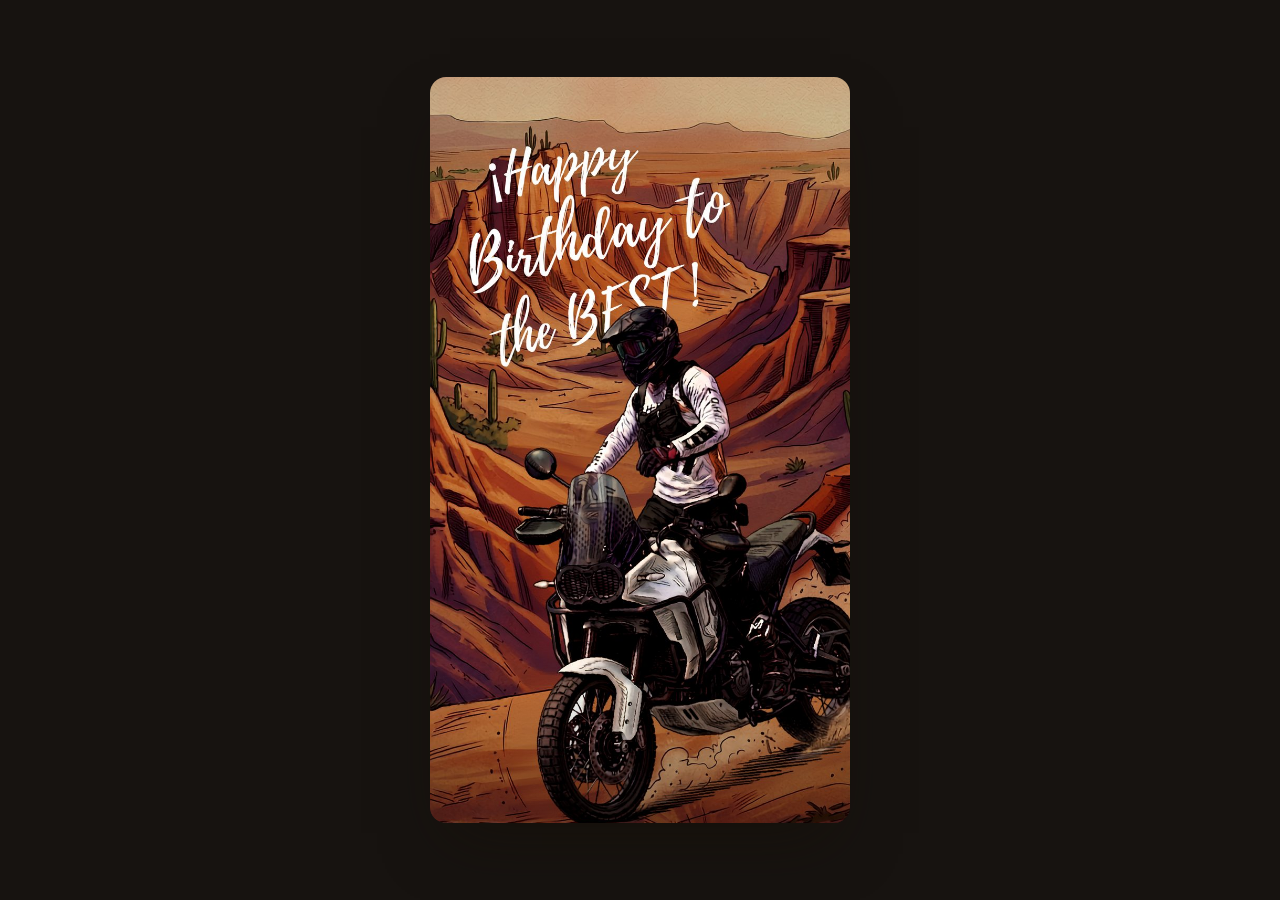
<file: index.html>
<!DOCTYPE html>
<html lang="es">
<head>
<meta charset="UTF-8">
<meta name="viewport" content="width=device-width, initial-scale=1.0, viewport-fit=cover">
<title>Daniel's Birthday</title>
<link rel="preconnect" href="https://fonts.googleapis.com">
<link rel="preconnect" href="https://fonts.gstatic.com" crossorigin>
<link href="https://fonts.googleapis.com/css2?family=Cormorant+Garamond:ital,wght@0,400;0,500;0,600;1,500&family=Tangerine:wght@700&family=Jost:wght@300;400;500;600&display=swap" rel="stylesheet">
<link rel="stylesheet" href="css/style.css">
</head>
<body>


<button class="edit-toggle" id="editToggle" hidden>Editar texto</button>

<div class="stage" id="stage">
  <div class="card" id="card">

    <div class="face front" id="frontFace">
      <img src="assets/images/cover.jpg" alt="Feliz cumpleaños">
      <div class="front-shade"></div>
    </div>

    <div class="face back">
      <div class="frame-box">
        <div class="close-zone" id="closeZone" aria-label="Volver a la portada"></div>
        <div class="invite">
          <h1 contenteditable="false" spellcheck="false" id="titleText">Feliz cumple Daniel!</h1>
          <p class="dedication" contenteditable="false" spellcheck="false" id="dedicationText">Porque el jefe más TOP se merece un lunch especial</p>

          <div class="divider"></div>

          <div class="field-label">FECHA Y HORA</div>
          <div class="datetime-row">
            <div class="dt-field">
              <label for="eventDate" class="sr-only">Fecha del evento</label>
              <input type="date" id="eventDate">
            </div>
            <div class="dt-field"><div class="fixed-time">2:00 p.m.</div></div>
          </div>

          <div class="field-label">ELIGE EL LUGAR</div>
          <div class="restaurants" id="restaurantGroup">
            <label class="r-option">
              <input type="radio" name="restaurant" value="Astoria">
              <span class="dot"></span>
              <span class="rtext"><span class="rname">Astoria</span><span class="rnote"></span></span>
            </label>
            <label class="r-option">
              <input type="radio" name="restaurant" value="Compañía Criolla">
              <span class="dot"></span>
              <span class="rtext"><span class="rname">Compañía Criolla</span><span class="rnote"></span></span>
            </label>
          </div>

          <button class="confirm-btn" id="confirmBtn">VAMOS!!</button>
          <div class="status-note" id="statusNote"></div>
        </div>
      </div>
    </div>

  </div>
</div>

<div class="toast" id="toast"></div>


<script src="js/main.js"></script>
</body>
</html>
</file>
<file: css/style.css>
:root{
    --cream:#FAF3E6;
    --ink:#2C2620;
    --ink-soft:#5B4F42;
    --gold:#B08A45;
    --gold-light:#D9BC7F;
    --gold-deep:#8A6A2E;
    --shadow: 0 30px 60px -20px rgba(20,15,5,0.55);
  }

  *{ box-sizing:border-box; -webkit-tap-highlight-color: transparent; }

  .sr-only{
    position:absolute;
    width:1px; height:1px;
    padding:0; margin:-1px;
    overflow:hidden;
    clip:rect(0,0,0,0);
    white-space:nowrap;
    border:0;
  }

  html,body{
    margin:0; padding:0; height:100%;
    background:#171310;
    font-family:'Jost', sans-serif;
    color:var(--ink);
    overscroll-behavior:none;
  }

  body{
    display:flex; align-items:center; justify-content:center;
    min-height:100dvh;
    padding: 16px;
  }

  /* ---------- STAGE / PERSPECTIVE ---------- */
  .stage{
    position:relative;
    width:100%;
    max-width:420px;
    aspect-ratio: 9 / 16;
    max-height: 94dvh;
    perspective: 1600px;
  }

  .card{
    position:absolute; inset:0;
    width:100%; height:100%;
    transform-style:preserve-3d;
    transform: rotateY(0deg);
    border-radius: 16px;
    box-shadow: var(--shadow);
  }

  .card.opening{ animation: flipOpen .78s cubic-bezier(.30,1.05,.44,1) forwards; }
  .card.closing{ animation: flipClose .78s cubic-bezier(.30,1.05,.44,1) forwards; }

  @keyframes flipOpen{
    0%   { transform: translateY(0)     rotateY(0deg); }
    18%  { transform: translateY(-20px) rotateY(0deg); }
    55%  { transform: translateY(-6px)  rotateY(100deg); }
    100% { transform: translateY(0)     rotateY(180deg); }
  }
  @keyframes flipClose{
    0%   { transform: translateY(0)     rotateY(180deg); }
    18%  { transform: translateY(-20px) rotateY(180deg); }
    55%  { transform: translateY(-6px)  rotateY(80deg); }
    100% { transform: translateY(0)     rotateY(0deg); }
  }

  .face{
    position:absolute; inset:0;
    width:100%; height:100%;
    -webkit-backface-visibility:hidden;
    backface-visibility:hidden;
    border-radius:16px;
    overflow:hidden;
  }

  /* ---------- FRONT (cover) ---------- */
  .front{ background:#000; cursor:pointer; }
  .front img{
    width:100%; height:100%; object-fit:cover;
    display:block;
    pointer-events:none;
    user-select:none;
    -webkit-user-drag:none;
  }
  .front-shade{
    position:absolute; inset:0;
    background: linear-gradient(180deg, rgba(0,0,0,0) 78%, rgba(0,0,0,0.28) 100%);
    pointer-events:none;
  }

  /* ---------- BACK (invitation) ---------- */
  .back{
    transform: rotateY(180deg);
    background: var(--cream);
    display:flex;
    align-items:center;
    justify-content:center;
    padding: 4%;
  }

  /* box locked to the EXACT aspect ratio of the frame image (800x1130)
     so the gold border is always shown complete, never cropped */
  .frame-box{
    position:relative;
    width:100%;
    aspect-ratio: 800 / 1130;
    background-image: url("../assets/images/frame.jpg");
    background-size: 100% 100%;
    background-repeat:no-repeat;
    border-radius: 6px;
    overflow:hidden;
  }

  .close-zone{
    position:absolute;
    top:0; right:0; bottom:0;
    width: 13%;
    cursor:pointer;
    z-index:4;
  }

  .invite{
    position:absolute;
    inset: 12% 10%;
    display:flex;
    flex-direction:column;
    align-items:center;
    justify-content:center;
    text-align:center;
    overflow-y:auto;
    scrollbar-width:none;
  }
  .invite::-webkit-scrollbar{ display:none; }

  .eyebrow{
    font-size: 9px;
    letter-spacing: .28em;
    color: var(--gold-deep);
    margin: 0 0 1px;
  }

  .invite h1{
    font-family:'Tangerine', cursive;
    font-weight:700;
    font-size: 38px;
    line-height: .95;
    margin: 1px 0 3px;
    color: var(--ink);
    outline:none;
  }

  .invite .dedication{
    font-family:'Cormorant Garamond', serif;
    font-style:italic;
    font-size: 12.5px;
    line-height:1.42;
    color: var(--ink-soft);
    max-width: 32ch;
    margin: 0 0 7px;
    outline:none;
  }

  [contenteditable="true"]{ border-bottom: 1px dashed var(--gold); border-radius:2px; }

  .divider{
    width:38px; height:1px;
    background: var(--gold);
    margin: 1px 0 7px;
    position:relative;
  }
  .divider::before{
    content:"✦";
    position:absolute; top:-6px; left:50%; transform:translateX(-50%);
    font-size:9px; color:var(--gold);
  }

  .field-label{
    font-size: 8.5px;
    letter-spacing: .18em;
    color: var(--gold-deep);
    margin-bottom:4px;
  }

  .datetime-row{
    display:flex; gap:8px;
    width:100%; max-width:220px;
    margin-bottom: 8px;
  }
  .dt-field{ flex:1; display:flex; flex-direction:column; align-items:center; }
  .dt-field input, .fixed-time{
    width:100%;
    font-family:'Cormorant Garamond', serif;
    font-size: 12px;
    text-align:center;
    color: var(--ink);
    background: #FBF6EC;
    border: 1.3px solid var(--gold-light);
    border-radius: 3px;
    padding: 5px 3px;
    outline:none;
  }
  .fixed-time{
    font-weight:600;
    color: var(--gold-deep);
    background: #F5EBD3;
  }
  .dt-field input:focus{ border-color: var(--gold-deep); }

  .restaurants{
    width:100%; max-width:230px;
    display:flex; flex-direction:column; gap:5px;
    margin-bottom: 9px;
  }
  .r-option{
    display:flex; align-items:center; gap:7px;
    border:1.3px solid var(--gold-light);
    border-radius:5px;
    padding:5px 9px;
    cursor:pointer;
    background: #FBF6EC;
    transition: border-color .2s, background .2s;
    text-align:left;
  }
  .r-option input{ display:none; }
  .r-option .dot{
    width:11px; height:11px;
    border-radius:50%;
    border:1.3px solid var(--gold-deep);
    flex:0 0 auto;
    position:relative;
  }
  .r-option .dot::after{
    content:"";
    position:absolute; inset:2.3px;
    border-radius:50%;
    background: var(--gold-deep);
    transform: scale(0);
    transition: transform .15s;
  }
  .r-option input:checked ~ .dot::after{ transform:scale(1); }
  .r-option.selected{ background: rgba(217,188,127,0.3); border-color: var(--gold-deep); }
  .rtext{ display:flex; flex-direction:column; }
  .rtext .rname{
    font-family:'Cormorant Garamond', serif;
    font-weight:600;
    font-size:13px;
    color: var(--ink);
    line-height:1.1;
  }
  .rtext .rnote{
    font-size:9px;
    color: var(--ink-soft);
  }

  .confirm-btn{
    font-size: 11px;
    letter-spacing:.12em;
    color: var(--cream);
    background: var(--gold-deep);
    border:none;
    border-radius: 3px;
    padding: 9px 20px;
    cursor:pointer;
    margin-top: 1px;
    box-shadow: 0 8px 20px -8px rgba(138,106,46,0.6);
  }
  .confirm-btn:disabled{ opacity:.6; }
  .confirm-btn:active{ transform: translateY(1px); }

  .status-note{
    font-size: 9.5px;
    color: var(--ink-soft);
    margin-top:6px;
    min-height: 12px;
    padding-bottom:1px;
  }

  .edit-toggle{
    position:fixed;
    top: 14px; right: 14px;
    z-index: 50;
    background: rgba(0,0,0,0.55);
    color:#fff;
    border: 1px solid rgba(255,255,255,0.35);
    border-radius: 20px;
    font-size: 11px;
    letter-spacing:.08em;
    padding: 7px 14px;
    cursor:pointer;
    backdrop-filter: blur(4px);
  }

  .toast{
    position:fixed;
    left:50%; bottom: 26px;
    transform: translateX(-50%) translateY(20px);
    background: var(--ink);
    color: var(--cream);
    font-size: 12.5px;
    padding: 11px 18px;
    border-radius: 6px;
    opacity:0;
    transition: opacity .3s, transform .3s;
    z-index: 60;
    max-width: 86%;
    text-align:center;
    pointer-events:none;
  }
  .toast.show{ opacity:1; transform: translateX(-50%) translateY(0); }

  @media (prefers-reduced-motion: reduce){
    .card.opening, .card.closing{ animation-duration:.01s; }
    .swipe-hint .arrow{ animation:none; }
  }
</file>
<file: proyecto-invitacion/css/style.css>
:root{
    --cream:#FAF3E6;
    --ink:#2C2620;
    --ink-soft:#5B4F42;
    --gold:#B08A45;
    --gold-light:#D9BC7F;
    --gold-deep:#8A6A2E;
    --shadow: 0 30px 60px -20px rgba(20,15,5,0.55);
  }

  *{ box-sizing:border-box; -webkit-tap-highlight-color: transparent; }

  .sr-only{
    position:absolute;
    width:1px; height:1px;
    padding:0; margin:-1px;
    overflow:hidden;
    clip:rect(0,0,0,0);
    white-space:nowrap;
    border:0;
  }

  html,body{
    margin:0; padding:0; height:100%;
    background:#171310;
    font-family:'Jost', sans-serif;
    color:var(--ink);
    overscroll-behavior:none;
  }

  body{
    display:flex; align-items:center; justify-content:center;
    min-height:100dvh;
    padding: 16px;
  }

  /* ---------- STAGE / PERSPECTIVE ---------- */
  .stage{
    position:relative;
    width:100%;
    max-width:420px;
    aspect-ratio: 9 / 16;
    max-height: 94dvh;
    perspective: 1600px;
  }

  .card{
    position:absolute; inset:0;
    width:100%; height:100%;
    transform-style:preserve-3d;
    transform: rotateY(0deg);
    border-radius: 16px;
    box-shadow: var(--shadow);
  }

  .card.opening{ animation: flipOpen .78s cubic-bezier(.30,1.05,.44,1) forwards; }
  .card.closing{ animation: flipClose .78s cubic-bezier(.30,1.05,.44,1) forwards; }

  @keyframes flipOpen{
    0%   { transform: translateY(0)     rotateY(0deg); }
    18%  { transform: translateY(-20px) rotateY(0deg); }
    55%  { transform: translateY(-6px)  rotateY(100deg); }
    100% { transform: translateY(0)     rotateY(180deg); }
  }
  @keyframes flipClose{
    0%   { transform: translateY(0)     rotateY(180deg); }
    18%  { transform: translateY(-20px) rotateY(180deg); }
    55%  { transform: translateY(-6px)  rotateY(80deg); }
    100% { transform: translateY(0)     rotateY(0deg); }
  }

  .face{
    position:absolute; inset:0;
    width:100%; height:100%;
    -webkit-backface-visibility:hidden;
    backface-visibility:hidden;
    border-radius:16px;
    overflow:hidden;
  }

  /* ---------- FRONT (cover) ---------- */
  .front{ background:#000; cursor:pointer; }
  .front img{
    width:100%; height:100%; object-fit:cover;
    display:block;
    pointer-events:none;
    user-select:none;
    -webkit-user-drag:none;
  }
  .front-shade{
    position:absolute; inset:0;
    background: linear-gradient(180deg, rgba(0,0,0,0) 78%, rgba(0,0,0,0.28) 100%);
    pointer-events:none;
  }

  /* ---------- BACK (invitation) ---------- */
  .back{
    transform: rotateY(180deg);
    background: var(--cream);
    display:flex;
    align-items:center;
    justify-content:center;
    padding: 4%;
  }

  /* box locked to the EXACT aspect ratio of the frame image (800x1130)
     so the gold border is always shown complete, never cropped */
  .frame-box{
    position:relative;
    width:100%;
    aspect-ratio: 800 / 1130;
    background-image: url("../assets/images/frame.jpg");
    background-size: 100% 100%;
    background-repeat:no-repeat;
    border-radius: 6px;
    overflow:hidden;
  }

  .close-zone{
    position:absolute;
    top:0; right:0; bottom:0;
    width: 13%;
    cursor:pointer;
    z-index:4;
  }

  .invite{
    position:absolute;
    inset: 12% 10%;
    display:flex;
    flex-direction:column;
    align-items:center;
    justify-content:center;
    text-align:center;
    overflow-y:auto;
    scrollbar-width:none;
  }
  .invite::-webkit-scrollbar{ display:none; }

  .eyebrow{
    font-size: 9px;
    letter-spacing: .28em;
    color: var(--gold-deep);
    margin: 0 0 1px;
  }

  .invite h1{
    font-family:'Tangerine', cursive;
    font-weight:700;
    font-size: 38px;
    line-height: .95;
    margin: 1px 0 3px;
    color: var(--ink);
    outline:none;
  }

  .invite .dedication{
    font-family:'Cormorant Garamond', serif;
    font-style:italic;
    font-size: 12.5px;
    line-height:1.42;
    color: var(--ink-soft);
    max-width: 32ch;
    margin: 0 0 7px;
    outline:none;
  }

  [contenteditable="true"]{ border-bottom: 1px dashed var(--gold); border-radius:2px; }

  .divider{
    width:38px; height:1px;
    background: var(--gold);
    margin: 1px 0 7px;
    position:relative;
  }
  .divider::before{
    content:"✦";
    position:absolute; top:-6px; left:50%; transform:translateX(-50%);
    font-size:9px; color:var(--gold);
  }

  .field-label{
    font-size: 8.5px;
    letter-spacing: .18em;
    color: var(--gold-deep);
    margin-bottom:4px;
  }

  .datetime-row{
    display:flex; gap:8px;
    width:100%; max-width:220px;
    margin-bottom: 8px;
  }
  .dt-field{ flex:1; display:flex; flex-direction:column; align-items:center; }
  .dt-field input, .fixed-time{
    width:100%;
    font-family:'Cormorant Garamond', serif;
    font-size: 12px;
    text-align:center;
    color: var(--ink);
    background: #FBF6EC;
    border: 1.3px solid var(--gold-light);
    border-radius: 3px;
    padding: 5px 3px;
    outline:none;
  }
  .fixed-time{
    font-weight:600;
    color: var(--gold-deep);
    background: #F5EBD3;
  }
  .dt-field input:focus{ border-color: var(--gold-deep); }

  .restaurants{
    width:100%; max-width:230px;
    display:flex; flex-direction:column; gap:5px;
    margin-bottom: 9px;
  }
  .r-option{
    display:flex; align-items:center; gap:7px;
    border:1.3px solid var(--gold-light);
    border-radius:5px;
    padding:5px 9px;
    cursor:pointer;
    background: #FBF6EC;
    transition: border-color .2s, background .2s;
    text-align:left;
  }
  .r-option input{ display:none; }
  .r-option .dot{
    width:11px; height:11px;
    border-radius:50%;
    border:1.3px solid var(--gold-deep);
    flex:0 0 auto;
    position:relative;
  }
  .r-option .dot::after{
    content:"";
    position:absolute; inset:2.3px;
    border-radius:50%;
    background: var(--gold-deep);
    transform: scale(0);
    transition: transform .15s;
  }
  .r-option input:checked ~ .dot::after{ transform:scale(1); }
  .r-option.selected{ background: rgba(217,188,127,0.3); border-color: var(--gold-deep); }
  .rtext{ display:flex; flex-direction:column; }
  .rtext .rname{
    font-family:'Cormorant Garamond', serif;
    font-weight:600;
    font-size:13px;
    color: var(--ink);
    line-height:1.1;
  }
  .rtext .rnote{
    font-size:9px;
    color: var(--ink-soft);
  }

  .confirm-btn{
    font-size: 11px;
    letter-spacing:.12em;
    color: var(--cream);
    background: var(--gold-deep);
    border:none;
    border-radius: 3px;
    padding: 9px 20px;
    cursor:pointer;
    margin-top: 1px;
    box-shadow: 0 8px 20px -8px rgba(138,106,46,0.6);
  }
  .confirm-btn:disabled{ opacity:.6; }
  .confirm-btn:active{ transform: translateY(1px); }

  .status-note{
    font-size: 9.5px;
    color: var(--ink-soft);
    margin-top:6px;
    min-height: 12px;
    padding-bottom:1px;
  }

  .edit-toggle{
    position:fixed;
    top: 14px; right: 14px;
    z-index: 50;
    background: rgba(0,0,0,0.55);
    color:#fff;
    border: 1px solid rgba(255,255,255,0.35);
    border-radius: 20px;
    font-size: 11px;
    letter-spacing:.08em;
    padding: 7px 14px;
    cursor:pointer;
    backdrop-filter: blur(4px);
  }

  .toast{
    position:fixed;
    left:50%; bottom: 26px;
    transform: translateX(-50%) translateY(20px);
    background: var(--ink);
    color: var(--cream);
    font-size: 12.5px;
    padding: 11px 18px;
    border-radius: 6px;
    opacity:0;
    transition: opacity .3s, transform .3s;
    z-index: 60;
    max-width: 86%;
    text-align:center;
    pointer-events:none;
  }
  .toast.show{ opacity:1; transform: translateX(-50%) translateY(0); }

  @media (prefers-reduced-motion: reduce){
    .card.opening, .card.closing{ animation-duration:.01s; }
    .swipe-hint .arrow{ animation:none; }
  }
</file>
